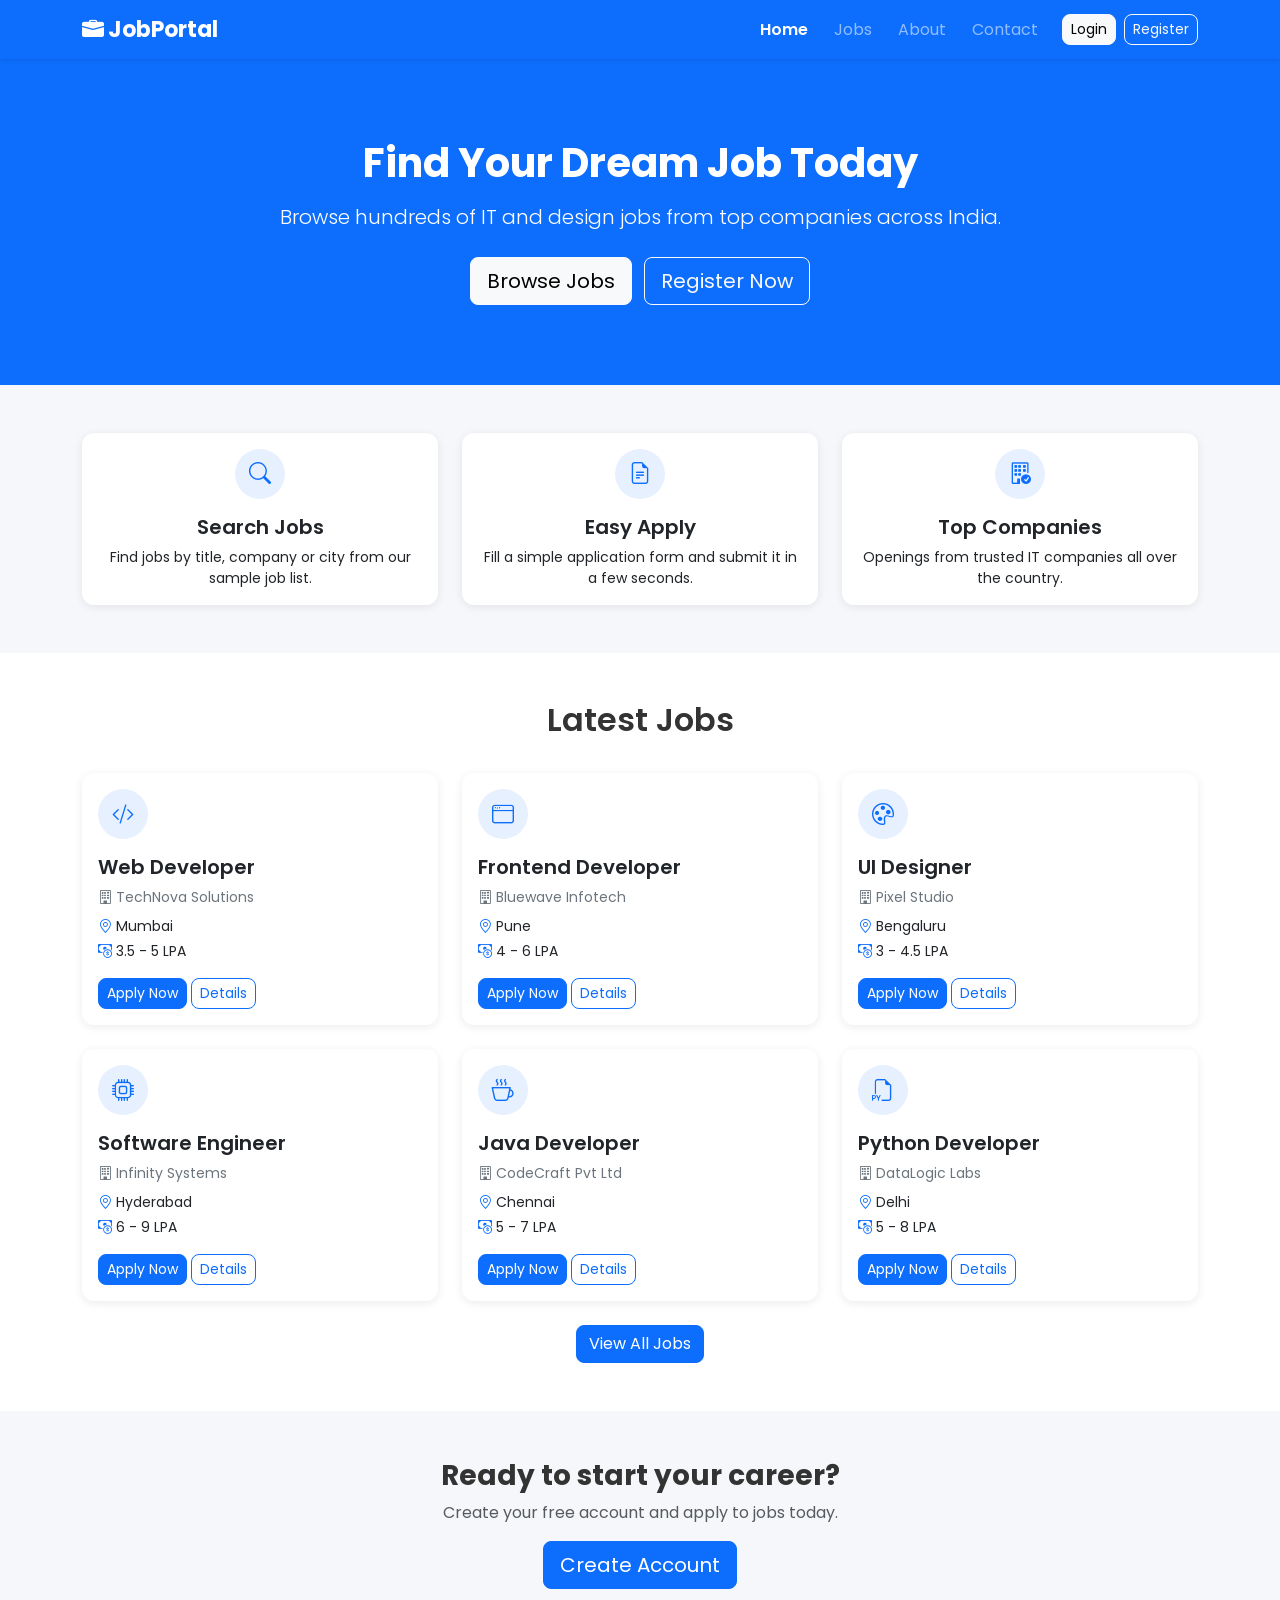
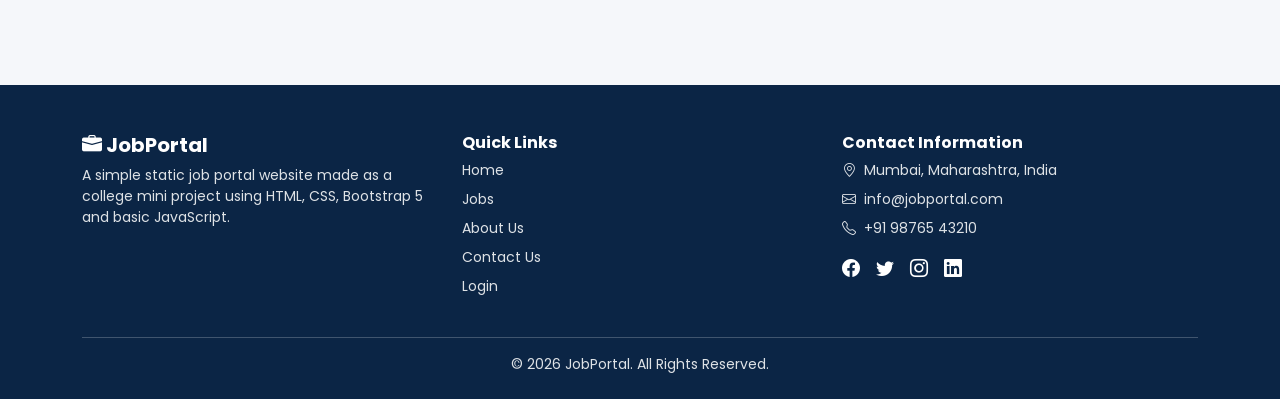
<file: index.html>
<!DOCTYPE html>
<html lang="en">
<head>
  <meta charset="UTF-8">
  <meta name="viewport" content="width=device-width, initial-scale=1.0">
  <title>JobPortal - Find IT Jobs in India</title>
  <meta name="description" content="Find your dream job">
  <!-- Bootstrap 5 CSS -->
  <link href="https://cdn.jsdelivr.net/npm/bootstrap@5.3.3/dist/css/bootstrap.min.css" rel="stylesheet">
  <!-- Bootstrap Icons -->
  <link href="https://cdn.jsdelivr.net/npm/bootstrap-icons@1.11.3/font/bootstrap-icons.css" rel="stylesheet">
  <!-- Google Font: Poppins -->
  <link href="https://fonts.googleapis.com/css2?family=Poppins:wght@300;400;500;600;700&display=swap" rel="stylesheet">
  <!-- Our own CSS file -->
  <link rel="stylesheet" href="css/style.css">
</head>
<body>
  <!-- ===== Navbar ===== -->
  <nav class="navbar navbar-expand-lg navbar-dark bg-primary shadow-sm sticky-top">
    <div class="container">
      <a class="navbar-brand fw-bold" href="index.html">
        <i class="bi bi-briefcase-fill me-1"></i>JobPortal
      </a>
      <button class="navbar-toggler" type="button" data-bs-toggle="collapse" data-bs-target="#mainMenu">
        <span class="navbar-toggler-icon"></span>
      </button>
      <div class="collapse navbar-collapse" id="mainMenu">
        <ul class="navbar-nav ms-auto align-items-lg-center">
          <li class="nav-item"><a class="nav-link active" href="index.html">Home</a></li>
          <li class="nav-item"><a class="nav-link" href="jobs.html">Jobs</a></li>
          <li class="nav-item"><a class="nav-link" href="about.html">About</a></li>
          <li class="nav-item"><a class="nav-link" href="contact.html">Contact</a></li>
          <li class="nav-item"><a class="btn btn-light btn-sm ms-lg-3 my-2 my-lg-0" href="login.html">Login</a></li>
          <li class="nav-item"><a class="btn btn-outline-light btn-sm ms-lg-2 my-1 my-lg-0" href="register.html">Register</a></li>
        </ul>
      </div>
    </div>
  </nav>
  <!-- ===== Hero Section ===== -->
  <header class="hero text-center">
    <div class="container">
      <h1 class="fw-bold">Find Your Dream Job Today</h1>
      <p class="lead">Browse hundreds of IT and design jobs from top companies across India.</p>
      <a href="jobs.html" class="btn btn-light btn-lg me-2">Browse Jobs</a>
      <a href="register.html" class="btn btn-outline-light btn-lg">Register Now</a>
    </div>
  </header>
  <!-- ===== Features Section ===== -->
  <section class="container py-5">
    <div class="row text-center g-4">
      <div class="col-md-4">
        <div class="card feature-card h-100">
          <div class="card-body">
            <div class="job-icon mx-auto mb-3"><i class="bi bi-search"></i></div>
            <h5 class="fw-semibold">Search Jobs</h5>
            <p class="small mb-0">Find jobs by title, company or city from our sample job list.</p>
          </div>
        </div>
      </div>
      <div class="col-md-4">
        <div class="card feature-card h-100">
          <div class="card-body">
            <div class="job-icon mx-auto mb-3"><i class="bi bi-file-earmark-text"></i></div>
            <h5 class="fw-semibold">Easy Apply</h5>
            <p class="small mb-0">Fill a simple application form and submit it in a few seconds.</p>
          </div>
        </div>
      </div>
      <div class="col-md-4">
        <div class="card feature-card h-100">
          <div class="card-body">
            <div class="job-icon mx-auto mb-3"><i class="bi bi-building-check"></i></div>
            <h5 class="fw-semibold">Top Companies</h5>
            <p class="small mb-0">Openings from trusted IT companies all over the country.</p>
          </div>
        </div>
      </div>
    </div>
  </section>

  <!-- ===== Latest Jobs Section ===== -->
  <section class="section-light py-5">
    <div class="container">
      <h2 class="section-title text-center">Latest Jobs</h2>
      <div class="row g-4 mt-1">
        <div class="col-md-6 col-lg-4">
          <div class="card job-card h-100">
            <div class="card-body">
              <div class="job-icon mb-3"><i class="bi bi-code-slash"></i></div>
              <h5 class="card-title fw-semibold">Web Developer</h5>
              <p class="company mb-2"><i class="bi bi-building me-1"></i>TechNova Solutions</p>
              <p class="small mb-1"><i class="bi bi-geo-alt me-1 text-primary"></i>Mumbai</p>
              <p class="small mb-3"><i class="bi bi-cash-coin me-1 text-primary"></i>3.5 - 5 LPA</p>
              <a href="apply.html" class="btn btn-primary btn-sm">Apply Now</a>
              <a href="job-details.html" class="btn btn-outline-primary btn-sm">Details</a>
            </div>
          </div>
        </div>
        <div class="col-md-6 col-lg-4">
          <div class="card job-card h-100">
            <div class="card-body">
              <div class="job-icon mb-3"><i class="bi bi-window"></i></div>
              <h5 class="card-title fw-semibold">Frontend Developer</h5>
              <p class="company mb-2"><i class="bi bi-building me-1"></i>Bluewave Infotech</p>
              <p class="small mb-1"><i class="bi bi-geo-alt me-1 text-primary"></i>Pune</p>
              <p class="small mb-3"><i class="bi bi-cash-coin me-1 text-primary"></i>4 - 6 LPA</p>
              <a href="apply.html" class="btn btn-primary btn-sm">Apply Now</a>
              <a href="job-details.html" class="btn btn-outline-primary btn-sm">Details</a>
            </div>
          </div>
        </div>
        <div class="col-md-6 col-lg-4">
          <div class="card job-card h-100">
            <div class="card-body">
              <div class="job-icon mb-3"><i class="bi bi-palette"></i></div>
              <h5 class="card-title fw-semibold">UI Designer</h5>
              <p class="company mb-2"><i class="bi bi-building me-1"></i>Pixel Studio</p>
              <p class="small mb-1"><i class="bi bi-geo-alt me-1 text-primary"></i>Bengaluru</p>
              <p class="small mb-3"><i class="bi bi-cash-coin me-1 text-primary"></i>3 - 4.5 LPA</p>
              <a href="apply.html" class="btn btn-primary btn-sm">Apply Now</a>
              <a href="job-details.html" class="btn btn-outline-primary btn-sm">Details</a>
            </div>
          </div>
        </div>
        <div class="col-md-6 col-lg-4">
          <div class="card job-card h-100">
            <div class="card-body">
              <div class="job-icon mb-3"><i class="bi bi-cpu"></i></div>
              <h5 class="card-title fw-semibold">Software Engineer</h5>
              <p class="company mb-2"><i class="bi bi-building me-1"></i>Infinity Systems</p>
              <p class="small mb-1"><i class="bi bi-geo-alt me-1 text-primary"></i>Hyderabad</p>
              <p class="small mb-3"><i class="bi bi-cash-coin me-1 text-primary"></i>6 - 9 LPA</p>
              <a href="apply.html" class="btn btn-primary btn-sm">Apply Now</a>
              <a href="job-details.html" class="btn btn-outline-primary btn-sm">Details</a>
            </div>
          </div>
        </div>
        <div class="col-md-6 col-lg-4">
          <div class="card job-card h-100">
            <div class="card-body">
              <div class="job-icon mb-3"><i class="bi bi-cup-hot"></i></div>
              <h5 class="card-title fw-semibold">Java Developer</h5>
              <p class="company mb-2"><i class="bi bi-building me-1"></i>CodeCraft Pvt Ltd</p>
              <p class="small mb-1"><i class="bi bi-geo-alt me-1 text-primary"></i>Chennai</p>
              <p class="small mb-3"><i class="bi bi-cash-coin me-1 text-primary"></i>5 - 7 LPA</p>
              <a href="apply.html" class="btn btn-primary btn-sm">Apply Now</a>
              <a href="job-details.html" class="btn btn-outline-primary btn-sm">Details</a>
            </div>
          </div>
        </div>
        <div class="col-md-6 col-lg-4">
          <div class="card job-card h-100">
            <div class="card-body">
              <div class="job-icon mb-3"><i class="bi bi-filetype-py"></i></div>
              <h5 class="card-title fw-semibold">Python Developer</h5>
              <p class="company mb-2"><i class="bi bi-building me-1"></i>DataLogic Labs</p>
              <p class="small mb-1"><i class="bi bi-geo-alt me-1 text-primary"></i>Delhi</p>
              <p class="small mb-3"><i class="bi bi-cash-coin me-1 text-primary"></i>5 - 8 LPA</p>
              <a href="apply.html" class="btn btn-primary btn-sm">Apply Now</a>
              <a href="job-details.html" class="btn btn-outline-primary btn-sm">Details</a>
            </div>
          </div>
        </div>
      </div>
      <div class="text-center mt-4">
        <a href="jobs.html" class="btn btn-primary">View All Jobs</a>
      </div>
    </div>
  </section>

  <!-- ===== Call To Action ===== -->
  <section class="container py-5 text-center">
    <h3 class="fw-bold">Ready to start your career?</h3>
    <p class="text-muted">Create your free account and apply to jobs today.</p>
    <a href="register.html" class="btn btn-primary btn-lg">Create Account</a>
  </section>
  <!-- ===== Footer ===== -->
  <footer class="footer mt-5 pt-5 pb-4">
    <div class="container">
      <div class="row g-4">
        <div class="col-md-4">
          <h5 class="fw-bold"><i class="bi bi-briefcase-fill me-1"></i>JobPortal</h5>
          <p class="small mb-0">A simple static job portal website made as a college mini project using HTML, CSS, Bootstrap 5 and basic JavaScript.</p>
        </div>
        <div class="col-md-4">
          <h6 class="fw-bold">Quick Links</h6>
          <ul class="list-unstyled small footer-links">
            <li><a href="index.html">Home</a></li>
            <li><a href="jobs.html">Jobs</a></li>
            <li><a href="about.html">About Us</a></li>
            <li><a href="contact.html">Contact Us</a></li>
            <li><a href="login.html">Login</a></li>
          </ul>
        </div>
        <div class="col-md-4">
          <h6 class="fw-bold">Contact Information</h6>
          <ul class="list-unstyled small footer-links">
            <li><i class="bi bi-geo-alt me-2"></i>Mumbai, Maharashtra, India</li>
            <li><i class="bi bi-envelope me-2"></i>info@jobportal.com</li>
            <li><i class="bi bi-telephone me-2"></i>+91 98765 43210</li>
          </ul>
          <div class="social-icons mt-2">
            <a href="#"><i class="bi bi-facebook"></i></a>
            <a href="#"><i class="bi bi-twitter"></i></a>
            <a href="#"><i class="bi bi-instagram"></i></a>
            <a href="#"><i class="bi bi-linkedin"></i></a>
          </div>
        </div>
      </div>
      <hr class="mt-4">
      <p class="text-center small mb-0">&copy; 2026 JobPortal. All Rights Reserved.</p>
    </div>
  </footer>
  <!-- Bootstrap 5 JavaScript -->
  <script src="https://cdn.jsdelivr.net/npm/bootstrap@5.3.3/dist/js/bootstrap.bundle.min.js"></script>
  <!-- Our own JavaScript file -->
  <script src="js/script.js"></script>
</body>
</html>
</file>
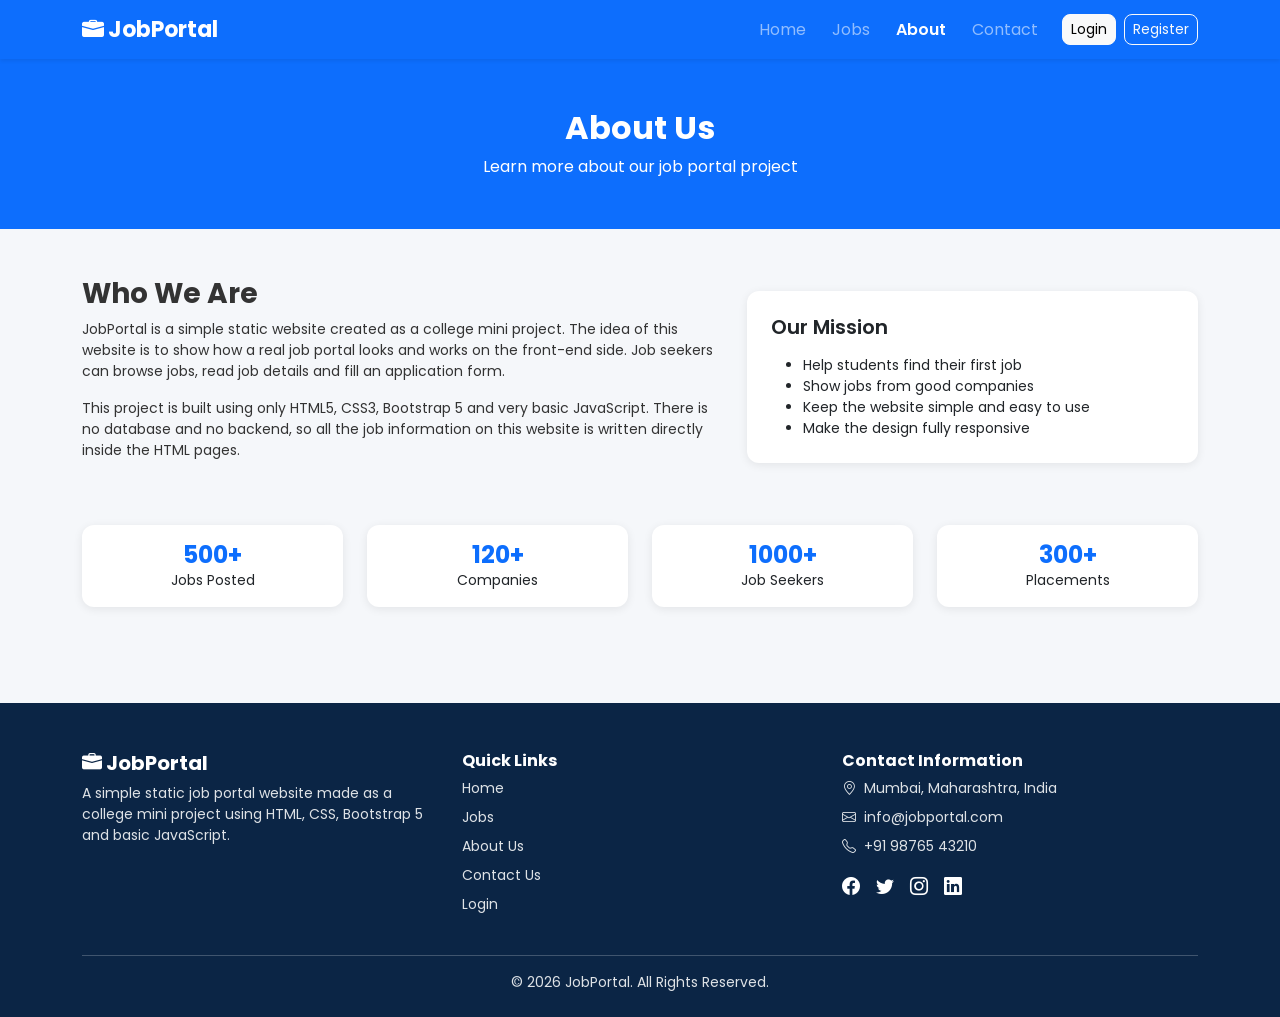
<file: about.html>
<!DOCTYPE html>
<html lang="en">
<head>
  <meta charset="UTF-8">
  <meta name="viewport" content="width=device-width, initial-scale=1.0">
  <title>About Us - JobPortal</title>
  <meta name="description" content="Learn more about our job portal project">
  <!-- Bootstrap 5 CSS -->
  <link href="https://cdn.jsdelivr.net/npm/bootstrap@5.3.3/dist/css/bootstrap.min.css" rel="stylesheet">
  <!-- Bootstrap Icons -->
  <link href="https://cdn.jsdelivr.net/npm/bootstrap-icons@1.11.3/font/bootstrap-icons.css" rel="stylesheet">
  <!-- Google Font: Poppins -->
  <link href="https://fonts.googleapis.com/css2?family=Poppins:wght@300;400;500;600;700&display=swap" rel="stylesheet">
  <!-- Our own CSS file -->
  <link rel="stylesheet" href="css/style.css">
</head>
<body>
  <!-- ===== Navbar ===== -->
  <nav class="navbar navbar-expand-lg navbar-dark bg-primary shadow-sm sticky-top">
    <div class="container">
      <a class="navbar-brand fw-bold" href="index.html">
        <i class="bi bi-briefcase-fill me-1"></i>JobPortal
      </a>
      <button class="navbar-toggler" type="button" data-bs-toggle="collapse" data-bs-target="#mainMenu">
        <span class="navbar-toggler-icon"></span>
      </button>
      <div class="collapse navbar-collapse" id="mainMenu">
        <ul class="navbar-nav ms-auto align-items-lg-center">
          <li class="nav-item"><a class="nav-link" href="index.html">Home</a></li>
          <li class="nav-item"><a class="nav-link" href="jobs.html">Jobs</a></li>
          <li class="nav-item"><a class="nav-link active" href="about.html">About</a></li>
          <li class="nav-item"><a class="nav-link" href="contact.html">Contact</a></li>
          <li class="nav-item"><a class="btn btn-light btn-sm ms-lg-3 my-2 my-lg-0" href="login.html">Login</a></li>
          <li class="nav-item"><a class="btn btn-outline-light btn-sm ms-lg-2 my-1 my-lg-0" href="register.html">Register</a></li>
        </ul>
      </div>
    </div>
  </nav>
  <!-- ===== Page Heading ===== -->
  <header class="page-heading text-center">
    <div class="container">
      <h1 class="fw-bold">About Us</h1>
      <p class="mb-0">Learn more about our job portal project</p>
    </div>
  </header>
  <!-- ===== About Content ===== -->
  <section class="container py-5">
    <div class="row g-4 align-items-center">
      <div class="col-lg-7">
        <h3 class="fw-bold">Who We Are</h3>
        <p class="small">JobPortal is a simple static website created as a college mini project.
          The idea of this website is to show how a real job portal looks and works on the
          front-end side. Job seekers can browse jobs, read job details and fill an
          application form.</p>
        <p class="small">This project is built using only HTML5, CSS3, Bootstrap 5 and very basic
          JavaScript. There is no database and no backend, so all the job information on this
          website is written directly inside the HTML pages.</p>
      </div>
      <div class="col-lg-5">
        <div class="card p-4">
          <h5 class="fw-semibold mb-3">Our Mission</h5>
          <ul class="small mb-0">
            <li>Help students find their first job</li>
            <li>Show jobs from good companies</li>
            <li>Keep the website simple and easy to use</li>
            <li>Make the design fully responsive</li>
          </ul>
        </div>
      </div>
    </div>

    <div class="row text-center g-4 mt-4">
      <div class="col-6 col-md-3">
        <div class="card stat-card p-3"><h4 class="fw-bold text-primary mb-0">500+</h4><p class="small mb-0">Jobs Posted</p></div>
      </div>
      <div class="col-6 col-md-3">
        <div class="card stat-card p-3"><h4 class="fw-bold text-primary mb-0">120+</h4><p class="small mb-0">Companies</p></div>
      </div>
      <div class="col-6 col-md-3">
        <div class="card stat-card p-3"><h4 class="fw-bold text-primary mb-0">1000+</h4><p class="small mb-0">Job Seekers</p></div>
      </div>
      <div class="col-6 col-md-3">
        <div class="card stat-card p-3"><h4 class="fw-bold text-primary mb-0">300+</h4><p class="small mb-0">Placements</p></div>
      </div>
    </div>
  </section>
  <!-- ===== Footer ===== -->
  <footer class="footer mt-5 pt-5 pb-4">
    <div class="container">
      <div class="row g-4">
        <div class="col-md-4">
          <h5 class="fw-bold"><i class="bi bi-briefcase-fill me-1"></i>JobPortal</h5>
          <p class="small mb-0">A simple static job portal website made as a college mini project using HTML, CSS, Bootstrap 5 and basic JavaScript.</p>
        </div>
        <div class="col-md-4">
          <h6 class="fw-bold">Quick Links</h6>
          <ul class="list-unstyled small footer-links">
            <li><a href="index.html">Home</a></li>
            <li><a href="jobs.html">Jobs</a></li>
            <li><a href="about.html">About Us</a></li>
            <li><a href="contact.html">Contact Us</a></li>
            <li><a href="login.html">Login</a></li>
          </ul>
        </div>
        <div class="col-md-4">
          <h6 class="fw-bold">Contact Information</h6>
          <ul class="list-unstyled small footer-links">
            <li><i class="bi bi-geo-alt me-2"></i>Mumbai, Maharashtra, India</li>
            <li><i class="bi bi-envelope me-2"></i>info@jobportal.com</li>
            <li><i class="bi bi-telephone me-2"></i>+91 98765 43210</li>
          </ul>
          <div class="social-icons mt-2">
            <a href="#"><i class="bi bi-facebook"></i></a>
            <a href="#"><i class="bi bi-twitter"></i></a>
            <a href="#"><i class="bi bi-instagram"></i></a>
            <a href="#"><i class="bi bi-linkedin"></i></a>
          </div>
        </div>
      </div>
      <hr class="mt-4">
      <p class="text-center small mb-0">&copy; 2026 JobPortal. All Rights Reserved.</p>
    </div>
  </footer>
  <!-- Bootstrap 5 JavaScript -->
  <script src="https://cdn.jsdelivr.net/npm/bootstrap@5.3.3/dist/js/bootstrap.bundle.min.js"></script>
  <!-- Our own JavaScript file -->
  <script src="js/script.js"></script>
</body>
</html>
</file>
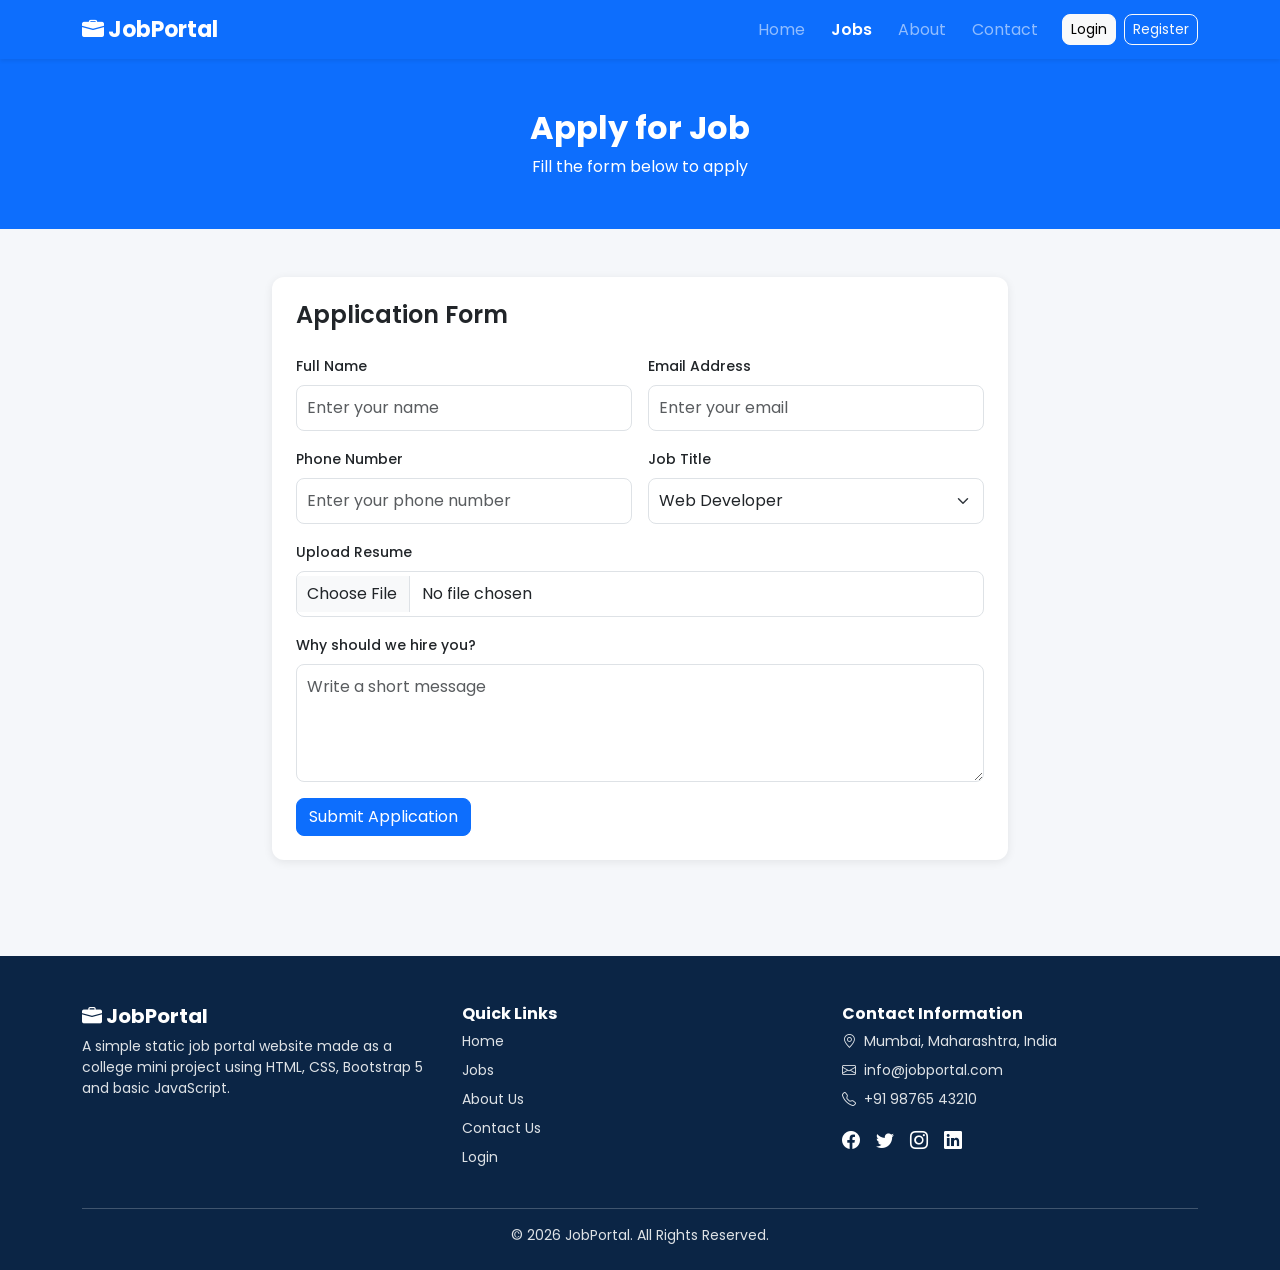
<file: apply.html>
<!DOCTYPE html>
<html lang="en">
<head>
  <meta charset="UTF-8">
  <meta name="viewport" content="width=device-width, initial-scale=1.0">
  <title>Apply for Job - JobPortal</title>
  <meta name="description" content="Fill the form below to apply">
  <!-- Bootstrap 5 CSS -->
  <link href="https://cdn.jsdelivr.net/npm/bootstrap@5.3.3/dist/css/bootstrap.min.css" rel="stylesheet">
  <!-- Bootstrap Icons -->
  <link href="https://cdn.jsdelivr.net/npm/bootstrap-icons@1.11.3/font/bootstrap-icons.css" rel="stylesheet">
  <!-- Google Font: Poppins -->
  <link href="https://fonts.googleapis.com/css2?family=Poppins:wght@300;400;500;600;700&display=swap" rel="stylesheet">
  <!-- Our own CSS file -->
  <link rel="stylesheet" href="css/style.css">
</head>
<body>
  <!-- ===== Navbar ===== -->
  <nav class="navbar navbar-expand-lg navbar-dark bg-primary shadow-sm sticky-top">
    <div class="container">
      <a class="navbar-brand fw-bold" href="index.html">
        <i class="bi bi-briefcase-fill me-1"></i>JobPortal
      </a>
      <button class="navbar-toggler" type="button" data-bs-toggle="collapse" data-bs-target="#mainMenu">
        <span class="navbar-toggler-icon"></span>
      </button>
      <div class="collapse navbar-collapse" id="mainMenu">
        <ul class="navbar-nav ms-auto align-items-lg-center">
          <li class="nav-item"><a class="nav-link" href="index.html">Home</a></li>
          <li class="nav-item"><a class="nav-link active" href="jobs.html">Jobs</a></li>
          <li class="nav-item"><a class="nav-link" href="about.html">About</a></li>
          <li class="nav-item"><a class="nav-link" href="contact.html">Contact</a></li>
          <li class="nav-item"><a class="btn btn-light btn-sm ms-lg-3 my-2 my-lg-0" href="login.html">Login</a></li>
          <li class="nav-item"><a class="btn btn-outline-light btn-sm ms-lg-2 my-1 my-lg-0" href="register.html">Register</a></li>
        </ul>
      </div>
    </div>
  </nav>
  <!-- ===== Page Heading ===== -->
  <header class="page-heading text-center">
    <div class="container">
      <h1 class="fw-bold">Apply for Job</h1>
      <p class="mb-0">Fill the form below to apply</p>
    </div>
  </header>
  <!-- ===== Apply Form ===== -->
  <section class="container py-5">
    <div class="row justify-content-center">
      <div class="col-lg-8">
        <div class="card p-4">
          <h4 class="fw-semibold mb-4">Application Form</h4>
          <form id="applyForm">
            <div class="row g-3">
              <div class="col-md-6">
                <label class="form-label" for="applyName">Full Name</label>
                <input type="text" class="form-control" id="applyName" placeholder="Enter your name">
              </div>
              <div class="col-md-6">
                <label class="form-label" for="applyEmail">Email Address</label>
                <input type="email" class="form-control" id="applyEmail" placeholder="Enter your email">
              </div>
              <div class="col-md-6">
                <label class="form-label" for="applyPhone">Phone Number</label>
                <input type="text" class="form-control" id="applyPhone" placeholder="Enter your phone number">
              </div>
              <div class="col-md-6">
                <label class="form-label" for="applyJob">Job Title</label>
                <select class="form-select" id="applyJob">
                  <option>Web Developer</option>
                  <option>Frontend Developer</option>
                  <option>UI Designer</option>
                  <option>Software Engineer</option>
                  <option>Java Developer</option>
                  <option>Python Developer</option>
                  <option>Data Analyst</option>
                  <option>Graphic Designer</option>
                </select>
              </div>
              <div class="col-12">
                <label class="form-label" for="applyResume">Upload Resume</label>
                <input type="file" class="form-control" id="applyResume">
              </div>
              <div class="col-12">
                <label class="form-label" for="applyMessage">Why should we hire you?</label>
                <textarea class="form-control" id="applyMessage" rows="4" placeholder="Write a short message"></textarea>
              </div>
              <div class="col-12">
                <button type="submit" class="btn btn-primary">Submit Application</button>
              </div>
            </div>
          </form>
        </div>
      </div>
    </div>
  </section>
  <!-- ===== Footer ===== -->
  <footer class="footer mt-5 pt-5 pb-4">
    <div class="container">
      <div class="row g-4">
        <div class="col-md-4">
          <h5 class="fw-bold"><i class="bi bi-briefcase-fill me-1"></i>JobPortal</h5>
          <p class="small mb-0">A simple static job portal website made as a college mini project using HTML, CSS, Bootstrap 5 and basic JavaScript.</p>
        </div>
        <div class="col-md-4">
          <h6 class="fw-bold">Quick Links</h6>
          <ul class="list-unstyled small footer-links">
            <li><a href="index.html">Home</a></li>
            <li><a href="jobs.html">Jobs</a></li>
            <li><a href="about.html">About Us</a></li>
            <li><a href="contact.html">Contact Us</a></li>
            <li><a href="login.html">Login</a></li>
          </ul>
        </div>
        <div class="col-md-4">
          <h6 class="fw-bold">Contact Information</h6>
          <ul class="list-unstyled small footer-links">
            <li><i class="bi bi-geo-alt me-2"></i>Mumbai, Maharashtra, India</li>
            <li><i class="bi bi-envelope me-2"></i>info@jobportal.com</li>
            <li><i class="bi bi-telephone me-2"></i>+91 98765 43210</li>
          </ul>
          <div class="social-icons mt-2">
            <a href="#"><i class="bi bi-facebook"></i></a>
            <a href="#"><i class="bi bi-twitter"></i></a>
            <a href="#"><i class="bi bi-instagram"></i></a>
            <a href="#"><i class="bi bi-linkedin"></i></a>
          </div>
        </div>
      </div>
      <hr class="mt-4">
      <p class="text-center small mb-0">&copy; 2026 JobPortal. All Rights Reserved.</p>
    </div>
  </footer>
  <!-- Bootstrap 5 JavaScript -->
  <script src="https://cdn.jsdelivr.net/npm/bootstrap@5.3.3/dist/js/bootstrap.bundle.min.js"></script>
  <!-- Our own JavaScript file -->
  <script src="js/script.js"></script>
</body>
</html>
</file>
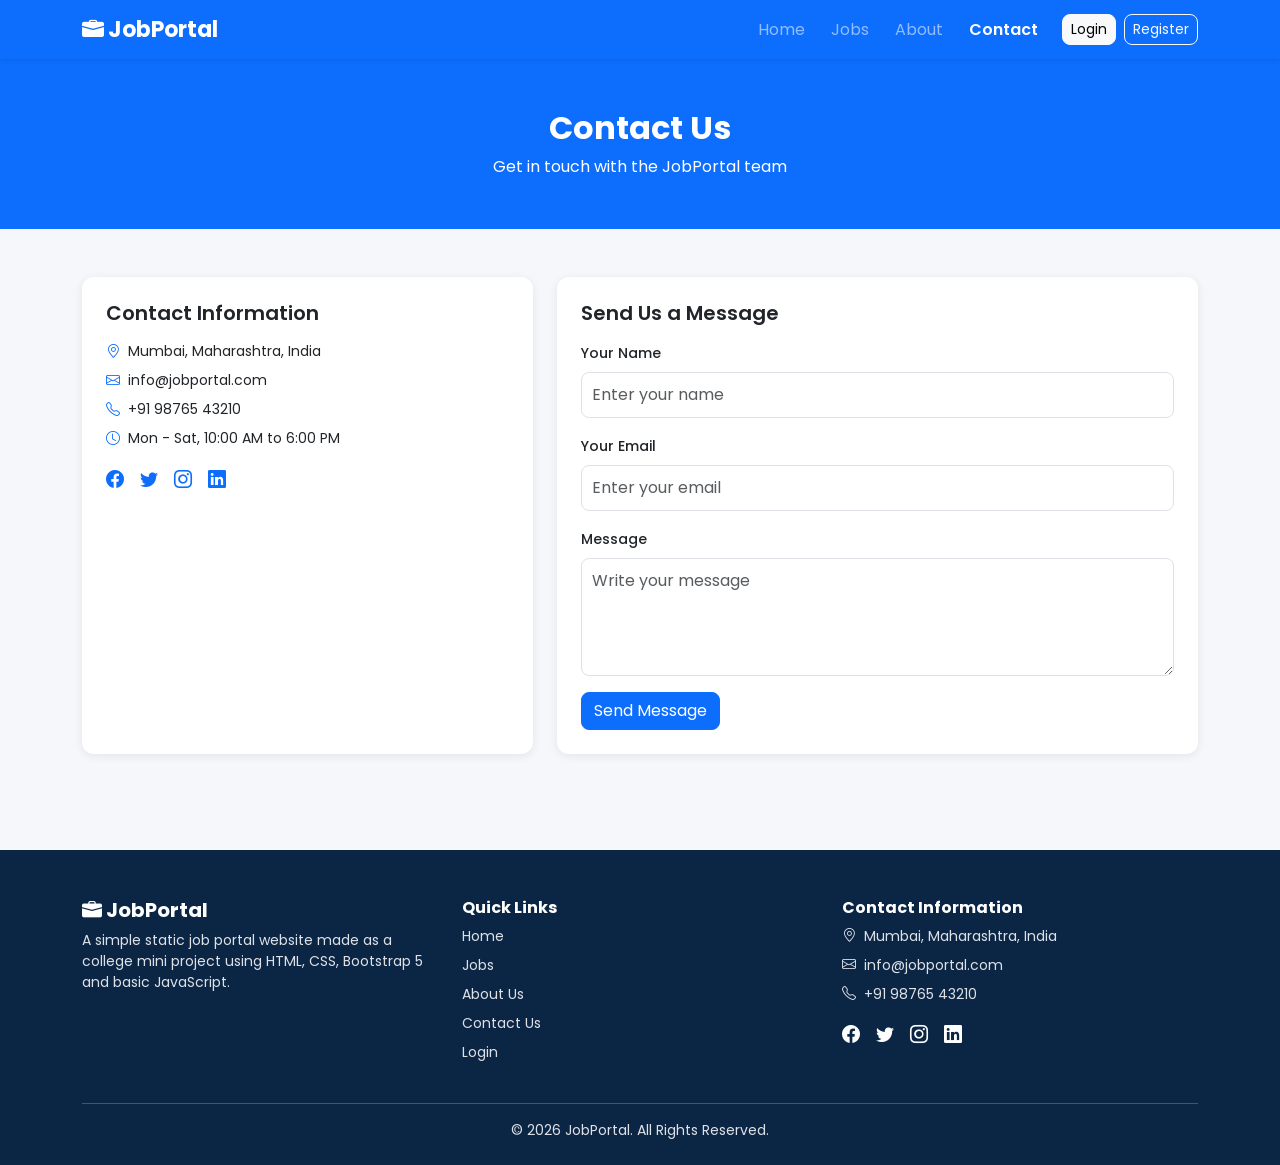
<file: contact.html>
<!DOCTYPE html>
<html lang="en">
<head>
  <meta charset="UTF-8">
  <meta name="viewport" content="width=device-width, initial-scale=1.0">
  <title>Contact Us - JobPortal</title>
  <meta name="description" content="Get in touch with the JobPortal team">
  <!-- Bootstrap 5 CSS -->
  <link href="https://cdn.jsdelivr.net/npm/bootstrap@5.3.3/dist/css/bootstrap.min.css" rel="stylesheet">
  <!-- Bootstrap Icons -->
  <link href="https://cdn.jsdelivr.net/npm/bootstrap-icons@1.11.3/font/bootstrap-icons.css" rel="stylesheet">
  <!-- Google Font: Poppins -->
  <link href="https://fonts.googleapis.com/css2?family=Poppins:wght@300;400;500;600;700&display=swap" rel="stylesheet">
  <!-- Our own CSS file -->
  <link rel="stylesheet" href="css/style.css">
</head>
<body>
  <!-- ===== Navbar ===== -->
  <nav class="navbar navbar-expand-lg navbar-dark bg-primary shadow-sm sticky-top">
    <div class="container">
      <a class="navbar-brand fw-bold" href="index.html">
        <i class="bi bi-briefcase-fill me-1"></i>JobPortal
      </a>
      <button class="navbar-toggler" type="button" data-bs-toggle="collapse" data-bs-target="#mainMenu">
        <span class="navbar-toggler-icon"></span>
      </button>
      <div class="collapse navbar-collapse" id="mainMenu">
        <ul class="navbar-nav ms-auto align-items-lg-center">
          <li class="nav-item"><a class="nav-link" href="index.html">Home</a></li>
          <li class="nav-item"><a class="nav-link" href="jobs.html">Jobs</a></li>
          <li class="nav-item"><a class="nav-link" href="about.html">About</a></li>
          <li class="nav-item"><a class="nav-link active" href="contact.html">Contact</a></li>
          <li class="nav-item"><a class="btn btn-light btn-sm ms-lg-3 my-2 my-lg-0" href="login.html">Login</a></li>
          <li class="nav-item"><a class="btn btn-outline-light btn-sm ms-lg-2 my-1 my-lg-0" href="register.html">Register</a></li>
        </ul>
      </div>
    </div>
  </nav>
  <!-- ===== Page Heading ===== -->
  <header class="page-heading text-center">
    <div class="container">
      <h1 class="fw-bold">Contact Us</h1>
      <p class="mb-0">Get in touch with the JobPortal team</p>
    </div>
  </header>
  <!-- ===== Contact Content ===== -->
  <section class="container py-5">
    <div class="row g-4">
      <div class="col-lg-5">
        <div class="card p-4 h-100">
          <h5 class="fw-semibold mb-3">Contact Information</h5>
          <p class="small mb-2"><i class="bi bi-geo-alt me-2 text-primary"></i>Mumbai, Maharashtra, India</p>
          <p class="small mb-2"><i class="bi bi-envelope me-2 text-primary"></i>info@jobportal.com</p>
          <p class="small mb-2"><i class="bi bi-telephone me-2 text-primary"></i>+91 98765 43210</p>
          <p class="small mb-3"><i class="bi bi-clock me-2 text-primary"></i>Mon - Sat, 10:00 AM to 6:00 PM</p>
          <div class="social-icons">
            <a href="#"><i class="bi bi-facebook"></i></a>
            <a href="#"><i class="bi bi-twitter"></i></a>
            <a href="#"><i class="bi bi-instagram"></i></a>
            <a href="#"><i class="bi bi-linkedin"></i></a>
          </div>
        </div>
      </div>
      <div class="col-lg-7">
        <div class="card p-4">
          <h5 class="fw-semibold mb-3">Send Us a Message</h5>
          <form id="contactForm">
            <div class="mb-3">
              <label class="form-label" for="contactName">Your Name</label>
              <input type="text" class="form-control" id="contactName" placeholder="Enter your name">
            </div>
            <div class="mb-3">
              <label class="form-label" for="contactEmail">Your Email</label>
              <input type="email" class="form-control" id="contactEmail" placeholder="Enter your email">
            </div>
            <div class="mb-3">
              <label class="form-label" for="contactMessage">Message</label>
              <textarea class="form-control" id="contactMessage" rows="4" placeholder="Write your message"></textarea>
            </div>
            <button type="submit" class="btn btn-primary">Send Message</button>
          </form>
        </div>
      </div>
    </div>
  </section>
  <!-- ===== Footer ===== -->
  <footer class="footer mt-5 pt-5 pb-4">
    <div class="container">
      <div class="row g-4">
        <div class="col-md-4">
          <h5 class="fw-bold"><i class="bi bi-briefcase-fill me-1"></i>JobPortal</h5>
          <p class="small mb-0">A simple static job portal website made as a college mini project using HTML, CSS, Bootstrap 5 and basic JavaScript.</p>
        </div>
        <div class="col-md-4">
          <h6 class="fw-bold">Quick Links</h6>
          <ul class="list-unstyled small footer-links">
            <li><a href="index.html">Home</a></li>
            <li><a href="jobs.html">Jobs</a></li>
            <li><a href="about.html">About Us</a></li>
            <li><a href="contact.html">Contact Us</a></li>
            <li><a href="login.html">Login</a></li>
          </ul>
        </div>
        <div class="col-md-4">
          <h6 class="fw-bold">Contact Information</h6>
          <ul class="list-unstyled small footer-links">
            <li><i class="bi bi-geo-alt me-2"></i>Mumbai, Maharashtra, India</li>
            <li><i class="bi bi-envelope me-2"></i>info@jobportal.com</li>
            <li><i class="bi bi-telephone me-2"></i>+91 98765 43210</li>
          </ul>
          <div class="social-icons mt-2">
            <a href="#"><i class="bi bi-facebook"></i></a>
            <a href="#"><i class="bi bi-twitter"></i></a>
            <a href="#"><i class="bi bi-instagram"></i></a>
            <a href="#"><i class="bi bi-linkedin"></i></a>
          </div>
        </div>
      </div>
      <hr class="mt-4">
      <p class="text-center small mb-0">&copy; 2026 JobPortal. All Rights Reserved.</p>
    </div>
  </footer>
  <!-- Bootstrap 5 JavaScript -->
  <script src="https://cdn.jsdelivr.net/npm/bootstrap@5.3.3/dist/js/bootstrap.bundle.min.js"></script>
  <!-- Our own JavaScript file -->
  <script src="js/script.js"></script>
</body>
</html>
</file>
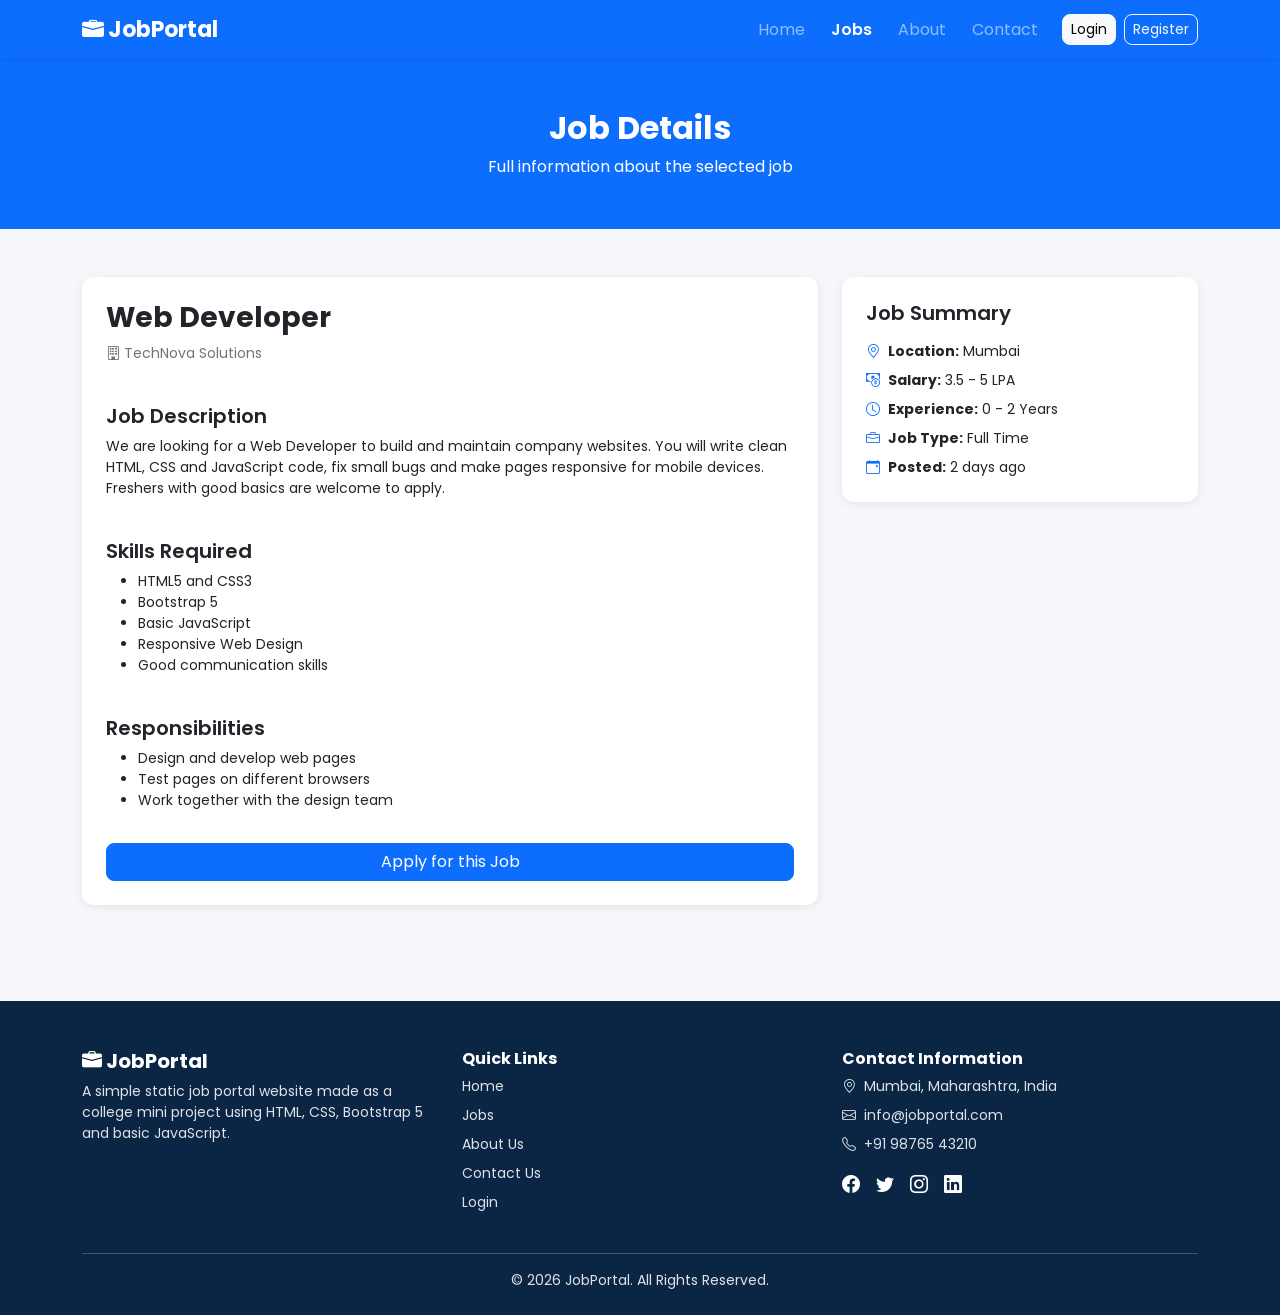
<file: job-details.html>
<!DOCTYPE html>
<html lang="en">
<head>
  <meta charset="UTF-8">
  <meta name="viewport" content="width=device-width, initial-scale=1.0">
  <title>Job Details - JobPortal</title>
  <meta name="description" content="Full information about the selected job">
  <!-- Bootstrap 5 CSS -->
  <link href="https://cdn.jsdelivr.net/npm/bootstrap@5.3.3/dist/css/bootstrap.min.css" rel="stylesheet">
  <!-- Bootstrap Icons -->
  <link href="https://cdn.jsdelivr.net/npm/bootstrap-icons@1.11.3/font/bootstrap-icons.css" rel="stylesheet">
  <!-- Google Font: Poppins -->
  <link href="https://fonts.googleapis.com/css2?family=Poppins:wght@300;400;500;600;700&display=swap" rel="stylesheet">
  <!-- Our own CSS file -->
  <link rel="stylesheet" href="css/style.css">
</head>
<body>
  <!-- ===== Navbar ===== -->
  <nav class="navbar navbar-expand-lg navbar-dark bg-primary shadow-sm sticky-top">
    <div class="container">
      <a class="navbar-brand fw-bold" href="index.html">
        <i class="bi bi-briefcase-fill me-1"></i>JobPortal
      </a>
      <button class="navbar-toggler" type="button" data-bs-toggle="collapse" data-bs-target="#mainMenu">
        <span class="navbar-toggler-icon"></span>
      </button>
      <div class="collapse navbar-collapse" id="mainMenu">
        <ul class="navbar-nav ms-auto align-items-lg-center">
          <li class="nav-item"><a class="nav-link" href="index.html">Home</a></li>
          <li class="nav-item"><a class="nav-link active" href="jobs.html">Jobs</a></li>
          <li class="nav-item"><a class="nav-link" href="about.html">About</a></li>
          <li class="nav-item"><a class="nav-link" href="contact.html">Contact</a></li>
          <li class="nav-item"><a class="btn btn-light btn-sm ms-lg-3 my-2 my-lg-0" href="login.html">Login</a></li>
          <li class="nav-item"><a class="btn btn-outline-light btn-sm ms-lg-2 my-1 my-lg-0" href="register.html">Register</a></li>
        </ul>
      </div>
    </div>
  </nav>
  <!-- ===== Page Heading ===== -->
  <header class="page-heading text-center">
    <div class="container">
      <h1 class="fw-bold">Job Details</h1>
      <p class="mb-0">Full information about the selected job</p>
    </div>
  </header>
  <!-- ===== Job Details ===== -->
  <section class="container py-5">
    <div class="row g-4">
      <div class="col-lg-8">
        <div class="card p-4">
          <h3 class="fw-bold">Web Developer</h3>
          <p class="company mb-3"><i class="bi bi-building me-1"></i>TechNova Solutions</p>

          <h5 class="fw-semibold mt-4">Job Description</h5>
          <p class="small">We are looking for a Web Developer to build and maintain company websites.
            You will write clean HTML, CSS and JavaScript code, fix small bugs and make pages
            responsive for mobile devices. Freshers with good basics are welcome to apply.</p>

          <h5 class="fw-semibold mt-4">Skills Required</h5>
          <ul class="small">
            <li>HTML5 and CSS3</li>
            <li>Bootstrap 5</li>
            <li>Basic JavaScript</li>
            <li>Responsive Web Design</li>
            <li>Good communication skills</li>
          </ul>

          <h5 class="fw-semibold mt-4">Responsibilities</h5>
          <ul class="small">
            <li>Design and develop web pages</li>
            <li>Test pages on different browsers</li>
            <li>Work together with the design team</li>
          </ul>

          <a href="apply.html" class="btn btn-primary mt-3">Apply for this Job</a>
        </div>
      </div>

      <!-- Job summary box -->
      <div class="col-lg-4">
        <div class="card p-4">
          <h5 class="fw-semibold mb-3">Job Summary</h5>
          <p class="small mb-2"><i class="bi bi-geo-alt me-2 text-primary"></i><strong>Location:</strong> Mumbai</p>
          <p class="small mb-2"><i class="bi bi-cash-coin me-2 text-primary"></i><strong>Salary:</strong> 3.5 - 5 LPA</p>
          <p class="small mb-2"><i class="bi bi-clock me-2 text-primary"></i><strong>Experience:</strong> 0 - 2 Years</p>
          <p class="small mb-2"><i class="bi bi-briefcase me-2 text-primary"></i><strong>Job Type:</strong> Full Time</p>
          <p class="small mb-0"><i class="bi bi-calendar-event me-2 text-primary"></i><strong>Posted:</strong> 2 days ago</p>
        </div>
      </div>
    </div>
  </section>
  <!-- ===== Footer ===== -->
  <footer class="footer mt-5 pt-5 pb-4">
    <div class="container">
      <div class="row g-4">
        <div class="col-md-4">
          <h5 class="fw-bold"><i class="bi bi-briefcase-fill me-1"></i>JobPortal</h5>
          <p class="small mb-0">A simple static job portal website made as a college mini project using HTML, CSS, Bootstrap 5 and basic JavaScript.</p>
        </div>
        <div class="col-md-4">
          <h6 class="fw-bold">Quick Links</h6>
          <ul class="list-unstyled small footer-links">
            <li><a href="index.html">Home</a></li>
            <li><a href="jobs.html">Jobs</a></li>
            <li><a href="about.html">About Us</a></li>
            <li><a href="contact.html">Contact Us</a></li>
            <li><a href="login.html">Login</a></li>
          </ul>
        </div>
        <div class="col-md-4">
          <h6 class="fw-bold">Contact Information</h6>
          <ul class="list-unstyled small footer-links">
            <li><i class="bi bi-geo-alt me-2"></i>Mumbai, Maharashtra, India</li>
            <li><i class="bi bi-envelope me-2"></i>info@jobportal.com</li>
            <li><i class="bi bi-telephone me-2"></i>+91 98765 43210</li>
          </ul>
          <div class="social-icons mt-2">
            <a href="#"><i class="bi bi-facebook"></i></a>
            <a href="#"><i class="bi bi-twitter"></i></a>
            <a href="#"><i class="bi bi-instagram"></i></a>
            <a href="#"><i class="bi bi-linkedin"></i></a>
          </div>
        </div>
      </div>
      <hr class="mt-4">
      <p class="text-center small mb-0">&copy; 2026 JobPortal. All Rights Reserved.</p>
    </div>
  </footer>
  <!-- Bootstrap 5 JavaScript -->
  <script src="https://cdn.jsdelivr.net/npm/bootstrap@5.3.3/dist/js/bootstrap.bundle.min.js"></script>
  <!-- Our own JavaScript file -->
  <script src="js/script.js"></script>
</body>
</html>
</file>
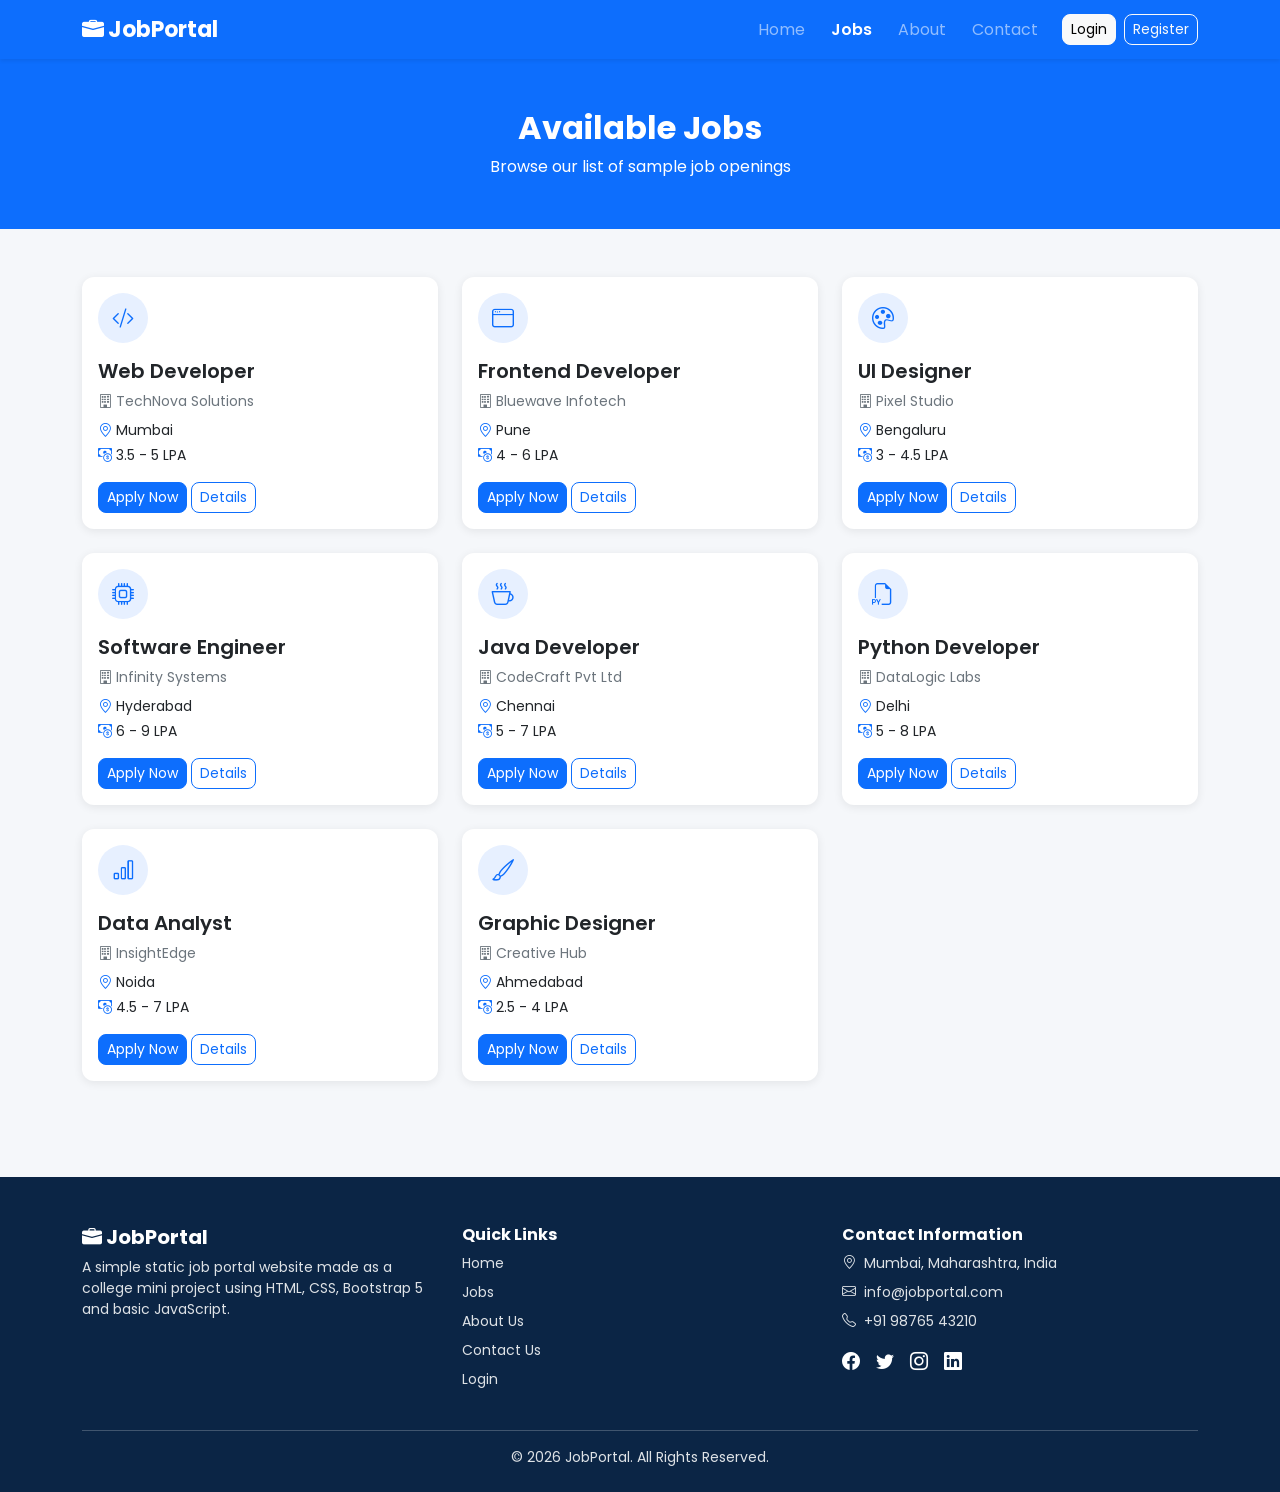
<file: jobs.html>
<!DOCTYPE html>
<html lang="en">
<head>
  <meta charset="UTF-8">
  <meta name="viewport" content="width=device-width, initial-scale=1.0">
  <title>Jobs - JobPortal</title>
  <meta name="description" content="Browse our list of sample job openings">
  <!-- Bootstrap 5 CSS -->
  <link href="https://cdn.jsdelivr.net/npm/bootstrap@5.3.3/dist/css/bootstrap.min.css" rel="stylesheet">
  <!-- Bootstrap Icons -->
  <link href="https://cdn.jsdelivr.net/npm/bootstrap-icons@1.11.3/font/bootstrap-icons.css" rel="stylesheet">
  <!-- Google Font: Poppins -->
  <link href="https://fonts.googleapis.com/css2?family=Poppins:wght@300;400;500;600;700&display=swap" rel="stylesheet">
  <!-- Our own CSS file -->
  <link rel="stylesheet" href="css/style.css">
</head>
<body>
  <!-- ===== Navbar ===== -->
  <nav class="navbar navbar-expand-lg navbar-dark bg-primary shadow-sm sticky-top">
    <div class="container">
      <a class="navbar-brand fw-bold" href="index.html">
        <i class="bi bi-briefcase-fill me-1"></i>JobPortal
      </a>
      <button class="navbar-toggler" type="button" data-bs-toggle="collapse" data-bs-target="#mainMenu">
        <span class="navbar-toggler-icon"></span>
      </button>
      <div class="collapse navbar-collapse" id="mainMenu">
        <ul class="navbar-nav ms-auto align-items-lg-center">
          <li class="nav-item"><a class="nav-link" href="index.html">Home</a></li>
          <li class="nav-item"><a class="nav-link active" href="jobs.html">Jobs</a></li>
          <li class="nav-item"><a class="nav-link" href="about.html">About</a></li>
          <li class="nav-item"><a class="nav-link" href="contact.html">Contact</a></li>
          <li class="nav-item"><a class="btn btn-light btn-sm ms-lg-3 my-2 my-lg-0" href="login.html">Login</a></li>
          <li class="nav-item"><a class="btn btn-outline-light btn-sm ms-lg-2 my-1 my-lg-0" href="register.html">Register</a></li>
        </ul>
      </div>
    </div>
  </nav>
  <!-- ===== Page Heading ===== -->
  <header class="page-heading text-center">
    <div class="container">
      <h1 class="fw-bold">Available Jobs</h1>
      <p class="mb-0">Browse our list of sample job openings</p>
    </div>
  </header>
  <!-- ===== Job Listings ===== -->
  <section class="container py-5">
    <div class="row g-4">
        <div class="col-md-6 col-lg-4">
          <div class="card job-card h-100">
            <div class="card-body">
              <div class="job-icon mb-3"><i class="bi bi-code-slash"></i></div>
              <h5 class="card-title fw-semibold">Web Developer</h5>
              <p class="company mb-2"><i class="bi bi-building me-1"></i>TechNova Solutions</p>
              <p class="small mb-1"><i class="bi bi-geo-alt me-1 text-primary"></i>Mumbai</p>
              <p class="small mb-3"><i class="bi bi-cash-coin me-1 text-primary"></i>3.5 - 5 LPA</p>
              <a href="apply.html" class="btn btn-primary btn-sm">Apply Now</a>
              <a href="job-details.html" class="btn btn-outline-primary btn-sm">Details</a>
            </div>
          </div>
        </div>
        <div class="col-md-6 col-lg-4">
          <div class="card job-card h-100">
            <div class="card-body">
              <div class="job-icon mb-3"><i class="bi bi-window"></i></div>
              <h5 class="card-title fw-semibold">Frontend Developer</h5>
              <p class="company mb-2"><i class="bi bi-building me-1"></i>Bluewave Infotech</p>
              <p class="small mb-1"><i class="bi bi-geo-alt me-1 text-primary"></i>Pune</p>
              <p class="small mb-3"><i class="bi bi-cash-coin me-1 text-primary"></i>4 - 6 LPA</p>
              <a href="apply.html" class="btn btn-primary btn-sm">Apply Now</a>
              <a href="job-details.html" class="btn btn-outline-primary btn-sm">Details</a>
            </div>
          </div>
        </div>
        <div class="col-md-6 col-lg-4">
          <div class="card job-card h-100">
            <div class="card-body">
              <div class="job-icon mb-3"><i class="bi bi-palette"></i></div>
              <h5 class="card-title fw-semibold">UI Designer</h5>
              <p class="company mb-2"><i class="bi bi-building me-1"></i>Pixel Studio</p>
              <p class="small mb-1"><i class="bi bi-geo-alt me-1 text-primary"></i>Bengaluru</p>
              <p class="small mb-3"><i class="bi bi-cash-coin me-1 text-primary"></i>3 - 4.5 LPA</p>
              <a href="apply.html" class="btn btn-primary btn-sm">Apply Now</a>
              <a href="job-details.html" class="btn btn-outline-primary btn-sm">Details</a>
            </div>
          </div>
        </div>
        <div class="col-md-6 col-lg-4">
          <div class="card job-card h-100">
            <div class="card-body">
              <div class="job-icon mb-3"><i class="bi bi-cpu"></i></div>
              <h5 class="card-title fw-semibold">Software Engineer</h5>
              <p class="company mb-2"><i class="bi bi-building me-1"></i>Infinity Systems</p>
              <p class="small mb-1"><i class="bi bi-geo-alt me-1 text-primary"></i>Hyderabad</p>
              <p class="small mb-3"><i class="bi bi-cash-coin me-1 text-primary"></i>6 - 9 LPA</p>
              <a href="apply.html" class="btn btn-primary btn-sm">Apply Now</a>
              <a href="job-details.html" class="btn btn-outline-primary btn-sm">Details</a>
            </div>
          </div>
        </div>
        <div class="col-md-6 col-lg-4">
          <div class="card job-card h-100">
            <div class="card-body">
              <div class="job-icon mb-3"><i class="bi bi-cup-hot"></i></div>
              <h5 class="card-title fw-semibold">Java Developer</h5>
              <p class="company mb-2"><i class="bi bi-building me-1"></i>CodeCraft Pvt Ltd</p>
              <p class="small mb-1"><i class="bi bi-geo-alt me-1 text-primary"></i>Chennai</p>
              <p class="small mb-3"><i class="bi bi-cash-coin me-1 text-primary"></i>5 - 7 LPA</p>
              <a href="apply.html" class="btn btn-primary btn-sm">Apply Now</a>
              <a href="job-details.html" class="btn btn-outline-primary btn-sm">Details</a>
            </div>
          </div>
        </div>
        <div class="col-md-6 col-lg-4">
          <div class="card job-card h-100">
            <div class="card-body">
              <div class="job-icon mb-3"><i class="bi bi-filetype-py"></i></div>
              <h5 class="card-title fw-semibold">Python Developer</h5>
              <p class="company mb-2"><i class="bi bi-building me-1"></i>DataLogic Labs</p>
              <p class="small mb-1"><i class="bi bi-geo-alt me-1 text-primary"></i>Delhi</p>
              <p class="small mb-3"><i class="bi bi-cash-coin me-1 text-primary"></i>5 - 8 LPA</p>
              <a href="apply.html" class="btn btn-primary btn-sm">Apply Now</a>
              <a href="job-details.html" class="btn btn-outline-primary btn-sm">Details</a>
            </div>
          </div>
        </div>
        <div class="col-md-6 col-lg-4">
          <div class="card job-card h-100">
            <div class="card-body">
              <div class="job-icon mb-3"><i class="bi bi-bar-chart"></i></div>
              <h5 class="card-title fw-semibold">Data Analyst</h5>
              <p class="company mb-2"><i class="bi bi-building me-1"></i>InsightEdge</p>
              <p class="small mb-1"><i class="bi bi-geo-alt me-1 text-primary"></i>Noida</p>
              <p class="small mb-3"><i class="bi bi-cash-coin me-1 text-primary"></i>4.5 - 7 LPA</p>
              <a href="apply.html" class="btn btn-primary btn-sm">Apply Now</a>
              <a href="job-details.html" class="btn btn-outline-primary btn-sm">Details</a>
            </div>
          </div>
        </div>
        <div class="col-md-6 col-lg-4">
          <div class="card job-card h-100">
            <div class="card-body">
              <div class="job-icon mb-3"><i class="bi bi-brush"></i></div>
              <h5 class="card-title fw-semibold">Graphic Designer</h5>
              <p class="company mb-2"><i class="bi bi-building me-1"></i>Creative Hub</p>
              <p class="small mb-1"><i class="bi bi-geo-alt me-1 text-primary"></i>Ahmedabad</p>
              <p class="small mb-3"><i class="bi bi-cash-coin me-1 text-primary"></i>2.5 - 4 LPA</p>
              <a href="apply.html" class="btn btn-primary btn-sm">Apply Now</a>
              <a href="job-details.html" class="btn btn-outline-primary btn-sm">Details</a>
            </div>
          </div>
        </div>
    </div>
  </section>
  <!-- ===== Footer ===== -->
  <footer class="footer mt-5 pt-5 pb-4">
    <div class="container">
      <div class="row g-4">
        <div class="col-md-4">
          <h5 class="fw-bold"><i class="bi bi-briefcase-fill me-1"></i>JobPortal</h5>
          <p class="small mb-0">A simple static job portal website made as a college mini project using HTML, CSS, Bootstrap 5 and basic JavaScript.</p>
        </div>
        <div class="col-md-4">
          <h6 class="fw-bold">Quick Links</h6>
          <ul class="list-unstyled small footer-links">
            <li><a href="index.html">Home</a></li>
            <li><a href="jobs.html">Jobs</a></li>
            <li><a href="about.html">About Us</a></li>
            <li><a href="contact.html">Contact Us</a></li>
            <li><a href="login.html">Login</a></li>
          </ul>
        </div>
        <div class="col-md-4">
          <h6 class="fw-bold">Contact Information</h6>
          <ul class="list-unstyled small footer-links">
            <li><i class="bi bi-geo-alt me-2"></i>Mumbai, Maharashtra, India</li>
            <li><i class="bi bi-envelope me-2"></i>info@jobportal.com</li>
            <li><i class="bi bi-telephone me-2"></i>+91 98765 43210</li>
          </ul>
          <div class="social-icons mt-2">
            <a href="#"><i class="bi bi-facebook"></i></a>
            <a href="#"><i class="bi bi-twitter"></i></a>
            <a href="#"><i class="bi bi-instagram"></i></a>
            <a href="#"><i class="bi bi-linkedin"></i></a>
          </div>
        </div>
      </div>
      <hr class="mt-4">
      <p class="text-center small mb-0">&copy; 2026 JobPortal. All Rights Reserved.</p>
    </div>
  </footer>
  <!-- Bootstrap 5 JavaScript -->
  <script src="https://cdn.jsdelivr.net/npm/bootstrap@5.3.3/dist/js/bootstrap.bundle.min.js"></script>
  <!-- Our own JavaScript file -->
  <script src="js/script.js"></script>
</body>
</html>
</file>
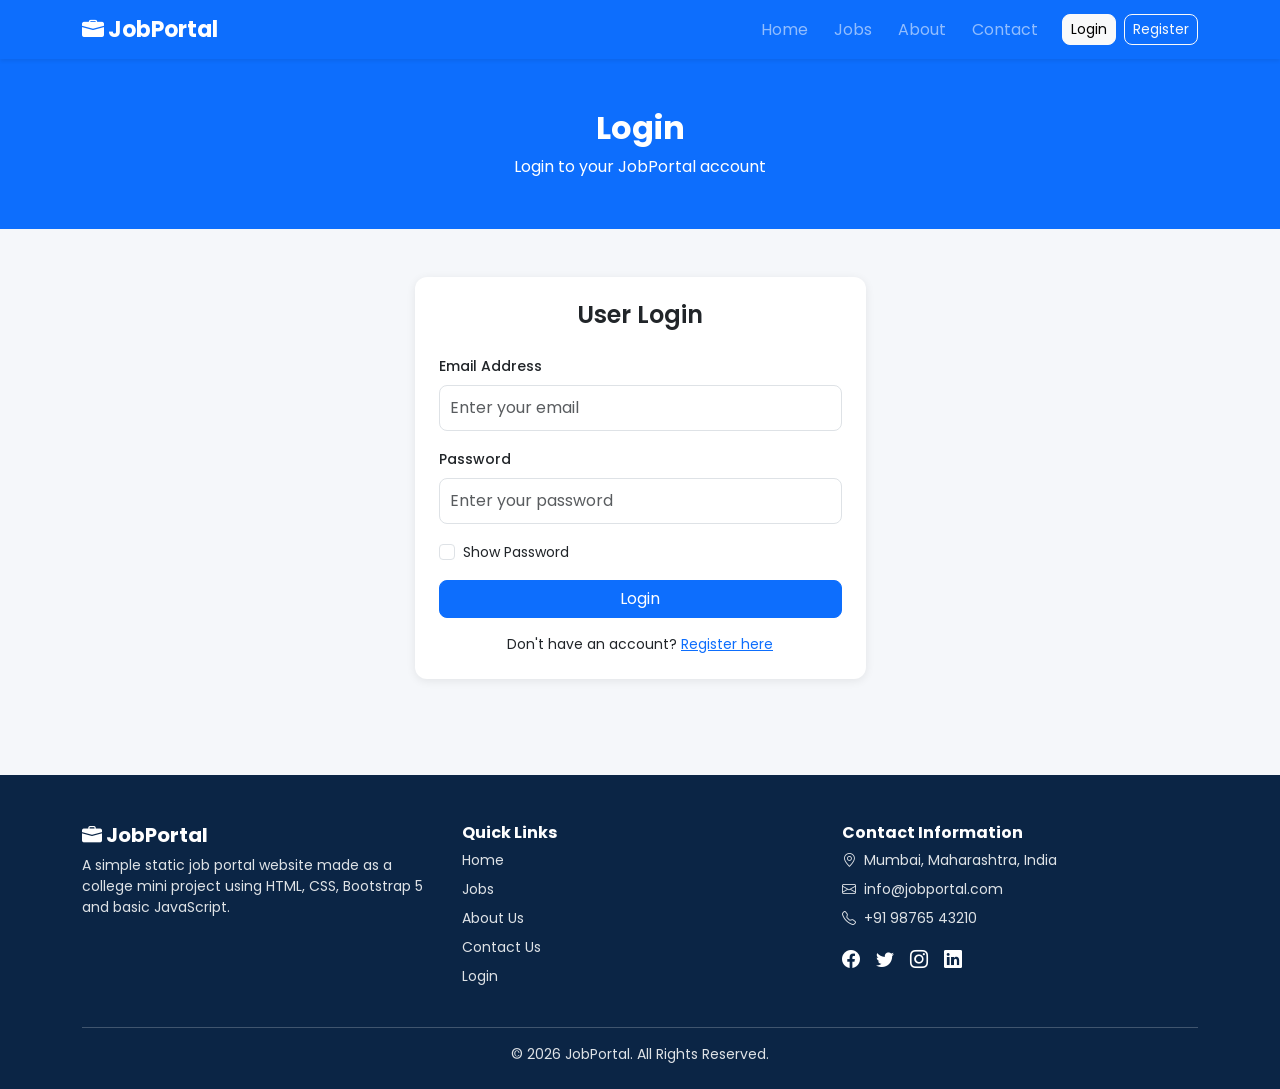
<file: login.html>
<!DOCTYPE html>
<html lang="en">
<head>
  <meta charset="UTF-8">
  <meta name="viewport" content="width=device-width, initial-scale=1.0">
  <title>Login - JobPortal</title>
  <meta name="description" content="Login to your JobPortal account">
  <!-- Bootstrap 5 CSS -->
  <link href="https://cdn.jsdelivr.net/npm/bootstrap@5.3.3/dist/css/bootstrap.min.css" rel="stylesheet">
  <!-- Bootstrap Icons -->
  <link href="https://cdn.jsdelivr.net/npm/bootstrap-icons@1.11.3/font/bootstrap-icons.css" rel="stylesheet">
  <!-- Google Font: Poppins -->
  <link href="https://fonts.googleapis.com/css2?family=Poppins:wght@300;400;500;600;700&display=swap" rel="stylesheet">
  <!-- Our own CSS file -->
  <link rel="stylesheet" href="css/style.css">
</head>
<body>
  <!-- ===== Navbar ===== -->
  <nav class="navbar navbar-expand-lg navbar-dark bg-primary shadow-sm sticky-top">
    <div class="container">
      <a class="navbar-brand fw-bold" href="index.html">
        <i class="bi bi-briefcase-fill me-1"></i>JobPortal
      </a>
      <button class="navbar-toggler" type="button" data-bs-toggle="collapse" data-bs-target="#mainMenu">
        <span class="navbar-toggler-icon"></span>
      </button>
      <div class="collapse navbar-collapse" id="mainMenu">
        <ul class="navbar-nav ms-auto align-items-lg-center">
          <li class="nav-item"><a class="nav-link" href="index.html">Home</a></li>
          <li class="nav-item"><a class="nav-link" href="jobs.html">Jobs</a></li>
          <li class="nav-item"><a class="nav-link" href="about.html">About</a></li>
          <li class="nav-item"><a class="nav-link" href="contact.html">Contact</a></li>
          <li class="nav-item"><a class="btn btn-light btn-sm ms-lg-3 my-2 my-lg-0" href="login.html">Login</a></li>
          <li class="nav-item"><a class="btn btn-outline-light btn-sm ms-lg-2 my-1 my-lg-0" href="register.html">Register</a></li>
        </ul>
      </div>
    </div>
  </nav>
  <!-- ===== Page Heading ===== -->
  <header class="page-heading text-center">
    <div class="container">
      <h1 class="fw-bold">Login</h1>
      <p class="mb-0">Login to your JobPortal account</p>
    </div>
  </header>
  <!-- ===== Login Form ===== -->
  <section class="container py-5">
    <div class="row justify-content-center">
      <div class="col-md-6 col-lg-5">
        <div class="card p-4">
          <h4 class="fw-semibold mb-4 text-center">User Login</h4>
          <form id="loginForm">
            <div class="mb-3">
              <label class="form-label" for="loginEmail">Email Address</label>
              <input type="email" class="form-control" id="loginEmail" placeholder="Enter your email">
            </div>
            <div class="mb-3">
              <label class="form-label" for="loginPassword">Password</label>
              <input type="password" class="form-control" id="loginPassword" placeholder="Enter your password">
            </div>
            <!-- Show / Hide Password -->
            <div class="form-check mb-3">
              <input class="form-check-input" type="checkbox" id="showLoginPassword">
              <label class="form-check-label small" for="showLoginPassword">Show Password</label>
            </div>
            <button type="submit" class="btn btn-primary w-100">Login</button>
            <p class="text-center small mt-3 mb-0">
              Don't have an account? <a href="register.html">Register here</a>
            </p>
          </form>
        </div>
      </div>
    </div>
  </section>
  <!-- ===== Footer ===== -->
  <footer class="footer mt-5 pt-5 pb-4">
    <div class="container">
      <div class="row g-4">
        <div class="col-md-4">
          <h5 class="fw-bold"><i class="bi bi-briefcase-fill me-1"></i>JobPortal</h5>
          <p class="small mb-0">A simple static job portal website made as a college mini project using HTML, CSS, Bootstrap 5 and basic JavaScript.</p>
        </div>
        <div class="col-md-4">
          <h6 class="fw-bold">Quick Links</h6>
          <ul class="list-unstyled small footer-links">
            <li><a href="index.html">Home</a></li>
            <li><a href="jobs.html">Jobs</a></li>
            <li><a href="about.html">About Us</a></li>
            <li><a href="contact.html">Contact Us</a></li>
            <li><a href="login.html">Login</a></li>
          </ul>
        </div>
        <div class="col-md-4">
          <h6 class="fw-bold">Contact Information</h6>
          <ul class="list-unstyled small footer-links">
            <li><i class="bi bi-geo-alt me-2"></i>Mumbai, Maharashtra, India</li>
            <li><i class="bi bi-envelope me-2"></i>info@jobportal.com</li>
            <li><i class="bi bi-telephone me-2"></i>+91 98765 43210</li>
          </ul>
          <div class="social-icons mt-2">
            <a href="#"><i class="bi bi-facebook"></i></a>
            <a href="#"><i class="bi bi-twitter"></i></a>
            <a href="#"><i class="bi bi-instagram"></i></a>
            <a href="#"><i class="bi bi-linkedin"></i></a>
          </div>
        </div>
      </div>
      <hr class="mt-4">
      <p class="text-center small mb-0">&copy; 2026 JobPortal. All Rights Reserved.</p>
    </div>
  </footer>
  <!-- Bootstrap 5 JavaScript -->
  <script src="https://cdn.jsdelivr.net/npm/bootstrap@5.3.3/dist/js/bootstrap.bundle.min.js"></script>
  <!-- Our own JavaScript file -->
  <script src="js/script.js"></script>
</body>
</html>
</file>
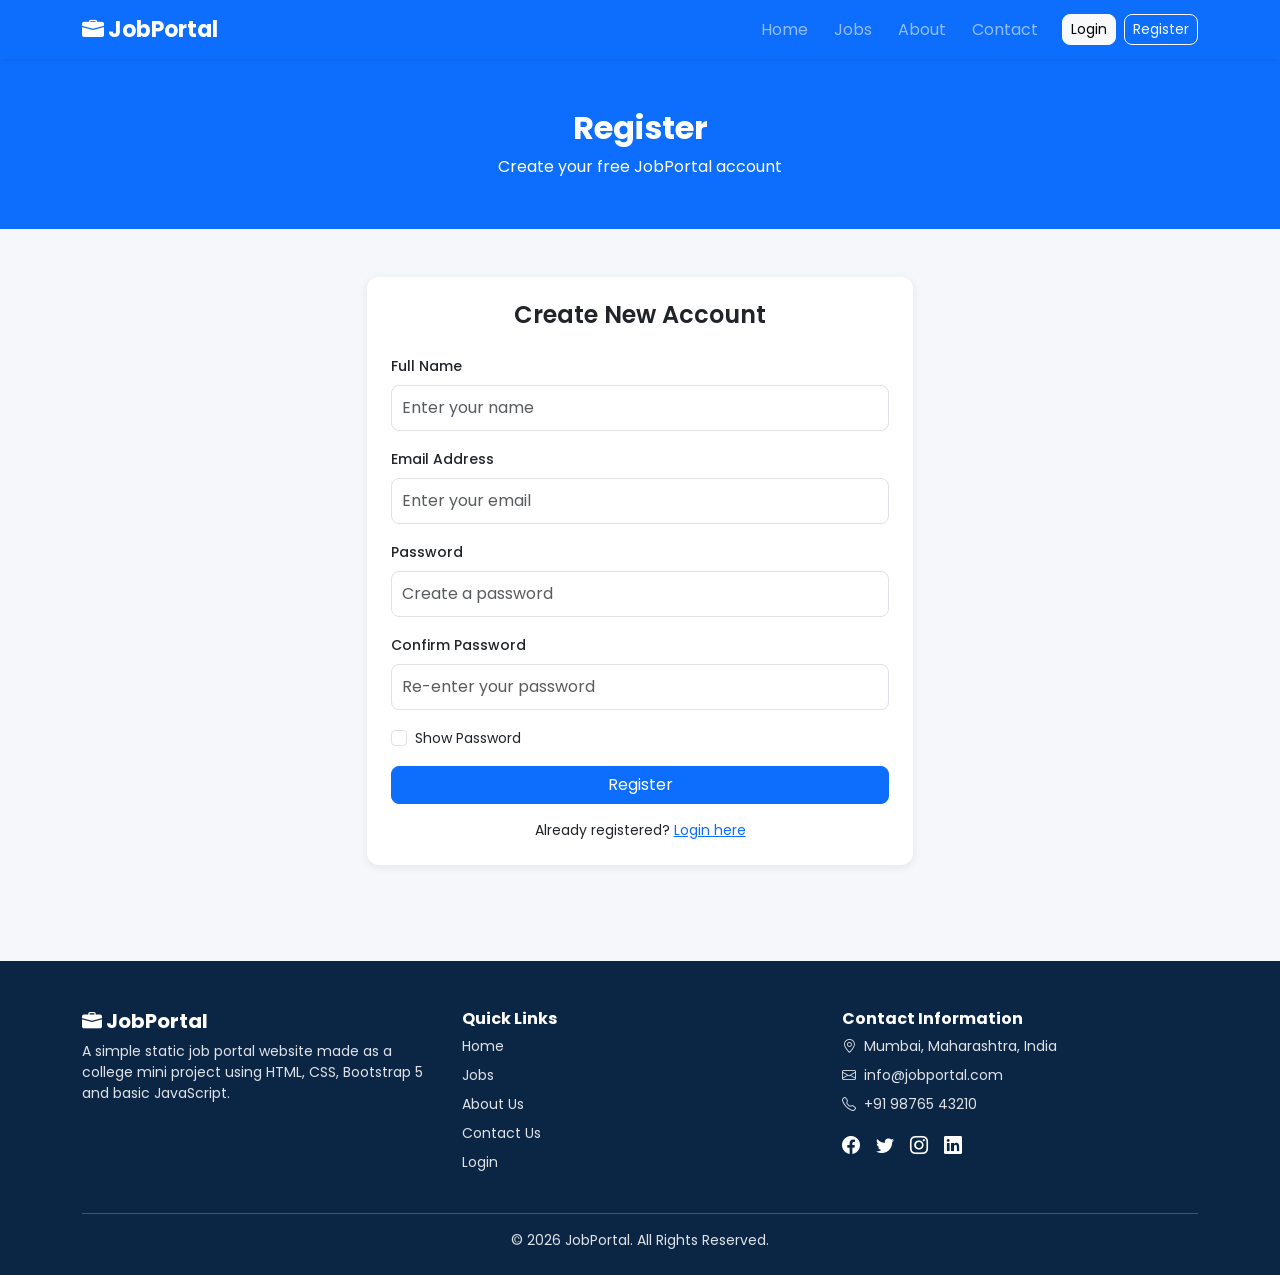
<file: register.html>
<!DOCTYPE html>
<html lang="en">
<head>
  <meta charset="UTF-8">
  <meta name="viewport" content="width=device-width, initial-scale=1.0">
  <title>Register - JobPortal</title>
  <meta name="description" content="Create your free JobPortal account">
  <!-- Bootstrap 5 CSS -->
  <link href="https://cdn.jsdelivr.net/npm/bootstrap@5.3.3/dist/css/bootstrap.min.css" rel="stylesheet">
  <!-- Bootstrap Icons -->
  <link href="https://cdn.jsdelivr.net/npm/bootstrap-icons@1.11.3/font/bootstrap-icons.css" rel="stylesheet">
  <!-- Google Font: Poppins -->
  <link href="https://fonts.googleapis.com/css2?family=Poppins:wght@300;400;500;600;700&display=swap" rel="stylesheet">
  <!-- Our own CSS file -->
  <link rel="stylesheet" href="css/style.css">
</head>
<body>
  <!-- ===== Navbar ===== -->
  <nav class="navbar navbar-expand-lg navbar-dark bg-primary shadow-sm sticky-top">
    <div class="container">
      <a class="navbar-brand fw-bold" href="index.html">
        <i class="bi bi-briefcase-fill me-1"></i>JobPortal
      </a>
      <button class="navbar-toggler" type="button" data-bs-toggle="collapse" data-bs-target="#mainMenu">
        <span class="navbar-toggler-icon"></span>
      </button>
      <div class="collapse navbar-collapse" id="mainMenu">
        <ul class="navbar-nav ms-auto align-items-lg-center">
          <li class="nav-item"><a class="nav-link" href="index.html">Home</a></li>
          <li class="nav-item"><a class="nav-link" href="jobs.html">Jobs</a></li>
          <li class="nav-item"><a class="nav-link" href="about.html">About</a></li>
          <li class="nav-item"><a class="nav-link" href="contact.html">Contact</a></li>
          <li class="nav-item"><a class="btn btn-light btn-sm ms-lg-3 my-2 my-lg-0" href="login.html">Login</a></li>
          <li class="nav-item"><a class="btn btn-outline-light btn-sm ms-lg-2 my-1 my-lg-0" href="register.html">Register</a></li>
        </ul>
      </div>
    </div>
  </nav>
  <!-- ===== Page Heading ===== -->
  <header class="page-heading text-center">
    <div class="container">
      <h1 class="fw-bold">Register</h1>
      <p class="mb-0">Create your free JobPortal account</p>
    </div>
  </header>
  <!-- ===== Register Form ===== -->
  <section class="container py-5">
    <div class="row justify-content-center">
      <div class="col-md-8 col-lg-6">
        <div class="card p-4">
          <h4 class="fw-semibold mb-4 text-center">Create New Account</h4>
          <form id="registerForm">
            <div class="mb-3">
              <label class="form-label" for="regName">Full Name</label>
              <input type="text" class="form-control" id="regName" placeholder="Enter your name">
            </div>
            <div class="mb-3">
              <label class="form-label" for="regEmail">Email Address</label>
              <input type="email" class="form-control" id="regEmail" placeholder="Enter your email">
            </div>
            <div class="mb-3">
              <label class="form-label" for="regPassword">Password</label>
              <input type="password" class="form-control" id="regPassword" placeholder="Create a password">
            </div>
            <div class="mb-3">
              <label class="form-label" for="regConfirm">Confirm Password</label>
              <input type="password" class="form-control" id="regConfirm" placeholder="Re-enter your password">
            </div>
            <!-- Show / Hide Password -->
            <div class="form-check mb-3">
              <input class="form-check-input" type="checkbox" id="showRegPassword">
              <label class="form-check-label small" for="showRegPassword">Show Password</label>
            </div>
            <button type="submit" class="btn btn-primary w-100">Register</button>
            <p class="text-center small mt-3 mb-0">
              Already registered? <a href="login.html">Login here</a>
            </p>
          </form>
        </div>
      </div>
    </div>
  </section>
  <!-- ===== Footer ===== -->
  <footer class="footer mt-5 pt-5 pb-4">
    <div class="container">
      <div class="row g-4">
        <div class="col-md-4">
          <h5 class="fw-bold"><i class="bi bi-briefcase-fill me-1"></i>JobPortal</h5>
          <p class="small mb-0">A simple static job portal website made as a college mini project using HTML, CSS, Bootstrap 5 and basic JavaScript.</p>
        </div>
        <div class="col-md-4">
          <h6 class="fw-bold">Quick Links</h6>
          <ul class="list-unstyled small footer-links">
            <li><a href="index.html">Home</a></li>
            <li><a href="jobs.html">Jobs</a></li>
            <li><a href="about.html">About Us</a></li>
            <li><a href="contact.html">Contact Us</a></li>
            <li><a href="login.html">Login</a></li>
          </ul>
        </div>
        <div class="col-md-4">
          <h6 class="fw-bold">Contact Information</h6>
          <ul class="list-unstyled small footer-links">
            <li><i class="bi bi-geo-alt me-2"></i>Mumbai, Maharashtra, India</li>
            <li><i class="bi bi-envelope me-2"></i>info@jobportal.com</li>
            <li><i class="bi bi-telephone me-2"></i>+91 98765 43210</li>
          </ul>
          <div class="social-icons mt-2">
            <a href="#"><i class="bi bi-facebook"></i></a>
            <a href="#"><i class="bi bi-twitter"></i></a>
            <a href="#"><i class="bi bi-instagram"></i></a>
            <a href="#"><i class="bi bi-linkedin"></i></a>
          </div>
        </div>
      </div>
      <hr class="mt-4">
      <p class="text-center small mb-0">&copy; 2026 JobPortal. All Rights Reserved.</p>
    </div>
  </footer>
  <!-- Bootstrap 5 JavaScript -->
  <script src="https://cdn.jsdelivr.net/npm/bootstrap@5.3.3/dist/js/bootstrap.bundle.min.js"></script>
  <!-- Our own JavaScript file -->
  <script src="js/script.js"></script>
</body>
</html>
</file>
<file: css/style.css>
/* ===================================================
   Job Portal - Custom CSS
   Colors used: Blue, White, Light Gray
   =================================================== */

/* ---------- Basic page settings ---------- */
body {
  font-family: "Poppins", sans-serif;
  background-color: #f5f7fa; /* light gray */
  color: #333333;
}

/* ---------- Navbar ---------- */
.navbar-brand {
  font-size: 22px;
}

.navbar .nav-link {
  margin-left: 10px;
  transition: color 0.3s;
}

.navbar .nav-link:hover,
.navbar .nav-link.active {
  color: #ffffff;
  font-weight: 600;
}

/* ---------- Hero section (Home page) ---------- */
.hero {
  background-color: #0d6efd; /* blue */
  color: #ffffff;
  padding: 80px 15px;
}

.hero h1 {
  font-size: 40px;
  margin-bottom: 15px;
}

.hero .lead {
  margin-bottom: 25px;
}

/* ---------- Page heading (inner pages) ---------- */
.page-heading {
  background-color: #0d6efd;
  color: #ffffff;
  padding: 50px 15px;
}

.page-heading h1 {
  font-size: 32px;
}

/* ---------- Section title ---------- */
.section-title {
  font-weight: 600;
  margin-bottom: 10px;
}

.section-light {
  background-color: #ffffff;
}

/* ---------- Cards ---------- */
.card {
  border: none;
  border-radius: 12px;
  background-color: #ffffff;
  box-shadow: 0 2px 10px rgba(0, 0, 0, 0.08);
}

/* Hover effect for job cards and feature cards */
.job-card:hover,
.feature-card:hover,
.stat-card:hover {
  box-shadow: 0 6px 18px rgba(13, 110, 253, 0.2);
  transform: translateY(-4px);
  transition: all 0.3s;
}

.job-card,
.feature-card,
.stat-card {
  transition: all 0.3s;
}

/* Round blue icon box inside cards */
.job-icon {
  width: 50px;
  height: 50px;
  border-radius: 50%;
  background-color: #e7f0ff;
  color: #0d6efd;
  font-size: 22px;
  display: flex;
  align-items: center;
  justify-content: center;
}

.company {
  color: #6c757d;
  font-size: 14px;
}

/* ---------- Buttons ---------- */
.btn {
  border-radius: 8px;
}

.btn-primary:hover {
  background-color: #0b5ed7;
}

/* ---------- Forms ---------- */
.form-control,
.form-select {
  border-radius: 8px;
  padding: 10px;
}

.form-label {
  font-size: 14px;
  font-weight: 500;
}

/* ---------- Footer ---------- */
.footer {
  background-color: #0b2545;
  color: #dee2e6;
}

.footer h5,
.footer h6 {
  color: #ffffff;
}

.footer-links li {
  margin-bottom: 8px;
}

.footer-links a {
  color: #dee2e6;
  text-decoration: none;
}

.footer-links a:hover {
  color: #ffffff;
}

.social-icons a {
  color: #0d6efd;
  font-size: 18px;
  margin-right: 12px;
  text-decoration: none;
}

.social-icons a:hover {
  color: #0b5ed7;
}

/* Social icons inside the footer are white */
.footer .social-icons a {
  color: #ffffff;
}

.footer .social-icons a:hover {
  color: #4d94ff;
}

/* ---------- Simple media query for mobile ---------- */
@media (max-width: 768px) {
  .hero {
    padding: 50px 15px;
  }

  .hero h1 {
    font-size: 28px;
  }

  .page-heading h1 {
    font-size: 26px;
  }

  .navbar .nav-link {
    margin-left: 0;
  }
}
</file>
